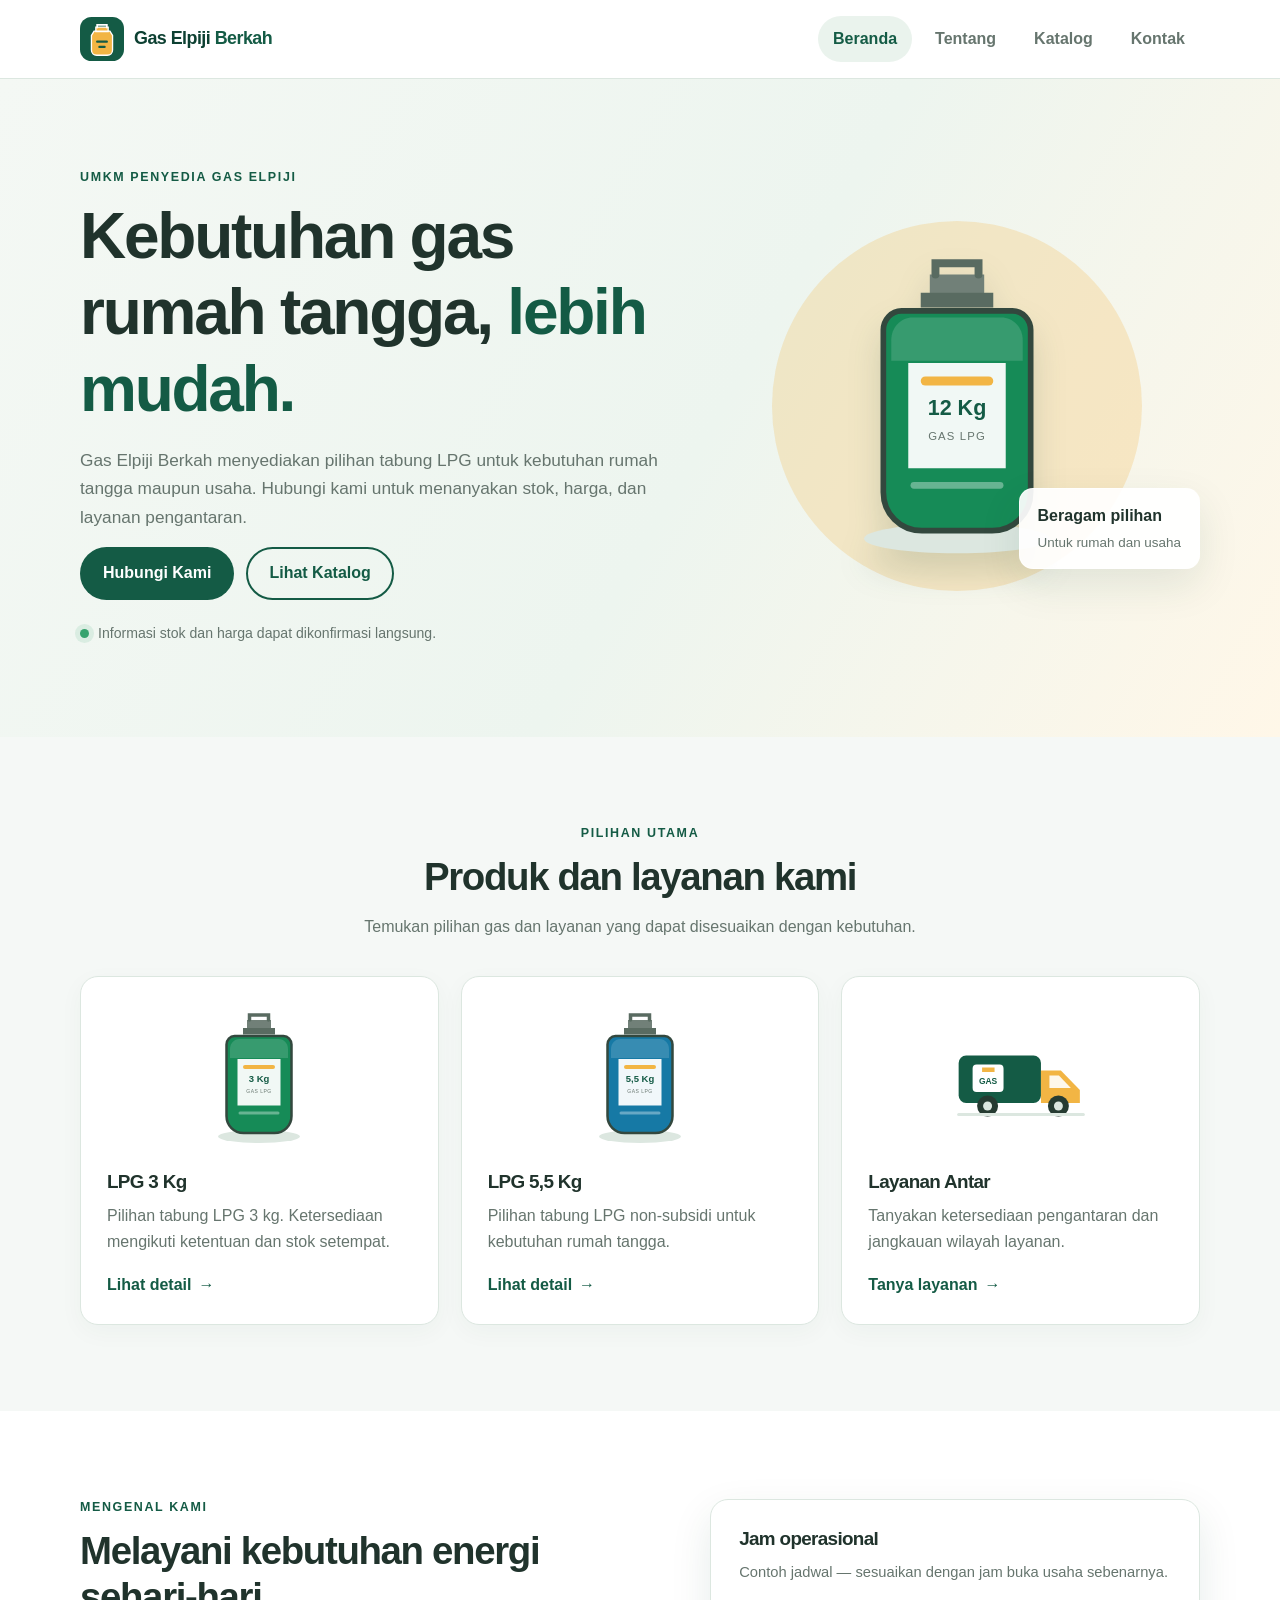
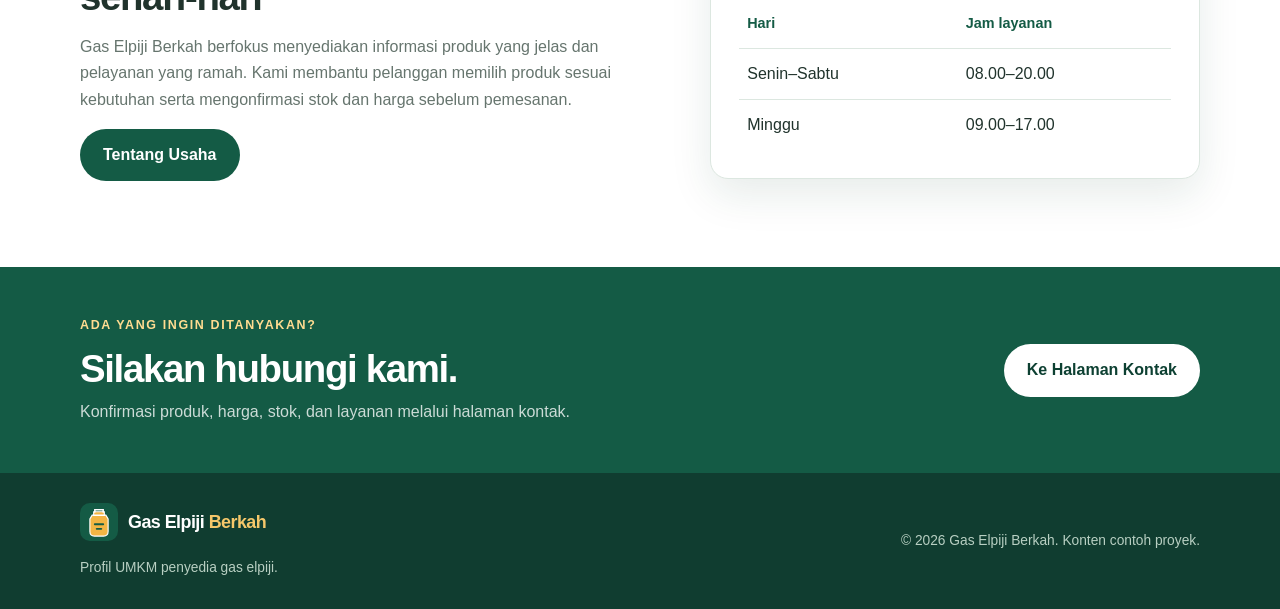
<file: gas-elpiji-berkah/index.html>
<!DOCTYPE html>
<html lang="id">
<head>
    <meta charset="UTF-8">
    <meta name="viewport" content="width=device-width, initial-scale=1.0">
    <meta name="description" content="Profil UMKM Gas Elpiji Berkah, penyedia kebutuhan gas LPG rumah tangga dan usaha.">
    <title>Beranda | Gas Elpiji Berkah</title>
    <link rel="icon" href="img/logo.svg" type="image/svg+xml">
    <link rel="stylesheet" href="css/style.css">
    <script src="js/script.js" defer></script>
</head>
<body>
    <header class="site-header">
        <div class="container header-inner">
            <a class="brand" href="index.html" aria-label="Gas Elpiji Berkah, beranda">
                <img src="img/logo.svg" alt="" width="44" height="44">
                <span>Gas Elpiji <strong>Berkah</strong></span>
            </a>
            <button class="nav-toggle" type="button" aria-label="Buka menu navigasi" aria-expanded="false" aria-controls="main-nav">
                <span></span><span></span><span></span>
            </button>
            <nav class="main-nav" id="main-nav" aria-label="Navigasi utama">
                <ul>
                    <li><a href="index.html" aria-current="page">Beranda</a></li>
                    <li><a href="tentang.html">Tentang</a></li>
                    <li><a href="katalog.html">Katalog</a></li>
                    <li><a href="kontak.html">Kontak</a></li>
                </ul>
            </nav>
        </div>
    </header>

    <main>
        <section class="hero">
            <div class="container hero-grid">
                <div class="hero-copy">
                    <p class="eyebrow">UMKM penyedia gas elpiji</p>
                    <h1>Kebutuhan gas rumah tangga, <span>lebih mudah.</span></h1>
                    <p class="hero-description">Gas Elpiji Berkah menyediakan pilihan tabung LPG untuk kebutuhan rumah tangga maupun usaha. Hubungi kami untuk menanyakan stok, harga, dan layanan pengantaran.</p>
                    <div class="button-group">
                        <a class="button button-primary" href="kontak.html">Hubungi Kami</a>
                        <a class="button button-outline" href="katalog.html">Lihat Katalog</a>
                    </div>
                    <p class="hero-note"><span class="status-dot"></span> Informasi stok dan harga dapat dikonfirmasi langsung.</p>
                </div>
                <div class="hero-art">
                    <div class="hero-art-circle"></div>
                    <img src="img/lpg-12kg.svg" alt="Ilustrasi tabung gas LPG ukuran 12 kilogram" width="340" height="390">
                    <div class="floating-note"><strong>Beragam pilihan</strong><span>Untuk rumah dan usaha</span></div>
                </div>
            </div>
        </section>

        <section class="section section-soft">
            <div class="container">
                <div class="section-heading">
                    <p class="eyebrow">Pilihan utama</p>
                    <h2>Produk dan layanan kami</h2>
                    <p>Temukan pilihan gas dan layanan yang dapat disesuaikan dengan kebutuhan.</p>
                </div>
                <div class="feature-grid">
                    <article class="feature-card">
                        <img src="img/lpg-3kg.svg" alt="Ilustrasi tabung LPG ukuran 3 kilogram" loading="lazy" width="160" height="170">
                        <h3>LPG 3 Kg</h3>
                        <p>Pilihan tabung LPG 3 kg. Ketersediaan mengikuti ketentuan dan stok setempat.</p>
                        <a class="text-link" href="katalog.html">Lihat detail <span aria-hidden="true">→</span></a>
                    </article>
                    <article class="feature-card">
                        <img src="img/lpg-55kg.svg" alt="Ilustrasi tabung LPG ukuran 5,5 kilogram" loading="lazy" width="160" height="170">
                        <h3>LPG 5,5 Kg</h3>
                        <p>Pilihan tabung LPG non-subsidi untuk kebutuhan rumah tangga.</p>
                        <a class="text-link" href="katalog.html">Lihat detail <span aria-hidden="true">→</span></a>
                    </article>
                    <article class="feature-card">
                        <img src="img/delivery.svg" alt="Ilustrasi layanan pengantaran tabung gas" loading="lazy" width="160" height="170">
                        <h3>Layanan Antar</h3>
                        <p>Tanyakan ketersediaan pengantaran dan jangkauan wilayah layanan.</p>
                        <a class="text-link" href="kontak.html">Tanya layanan <span aria-hidden="true">→</span></a>
                    </article>
                </div>
            </div>
        </section>

        <section class="section">
            <div class="container split-section">
                <div>
                    <p class="eyebrow">Mengenal kami</p>
                    <h2>Melayani kebutuhan energi sehari-hari</h2>
                    <p>Gas Elpiji Berkah berfokus menyediakan informasi produk yang jelas dan pelayanan yang ramah. Kami membantu pelanggan memilih produk sesuai kebutuhan serta mengonfirmasi stok dan harga sebelum pemesanan.</p>
                    <a class="button button-primary" href="tentang.html">Tentang Usaha</a>
                </div>
                <div class="info-panel">
                    <h3>Jam operasional</h3>
                    <p class="muted">Contoh jadwal — sesuaikan dengan jam buka usaha sebenarnya.</p>
                    <table class="hours-table">
                        <thead><tr><th scope="col">Hari</th><th scope="col">Jam layanan</th></tr></thead>
                        <tbody>
                            <tr><td>Senin–Sabtu</td><td>08.00–20.00</td></tr>
                            <tr><td>Minggu</td><td>09.00–17.00</td></tr>
                        </tbody>
                    </table>
                </div>
            </div>
        </section>

        <section class="cta-section">
            <div class="container cta-inner">
                <div><p class="eyebrow eyebrow-light">Ada yang ingin ditanyakan?</p><h2>Silakan hubungi kami.</h2><p>Konfirmasi produk, harga, stok, dan layanan melalui halaman kontak.</p></div>
                <a class="button button-light" href="kontak.html">Ke Halaman Kontak</a>
            </div>
        </section>
    </main>

    <footer class="site-footer">
        <div class="container footer-inner">
            <div><a class="brand brand-footer" href="index.html"><img src="img/logo.svg" alt="" width="38" height="38"><span>Gas Elpiji <strong>Berkah</strong></span></a><p>Profil UMKM penyedia gas elpiji.</p></div>
            <p class="copyright">&copy; <span class="current-year">2026</span> Gas Elpiji Berkah. Konten contoh proyek.</p>
        </div>
    </footer>
</body>
</html>
</file>
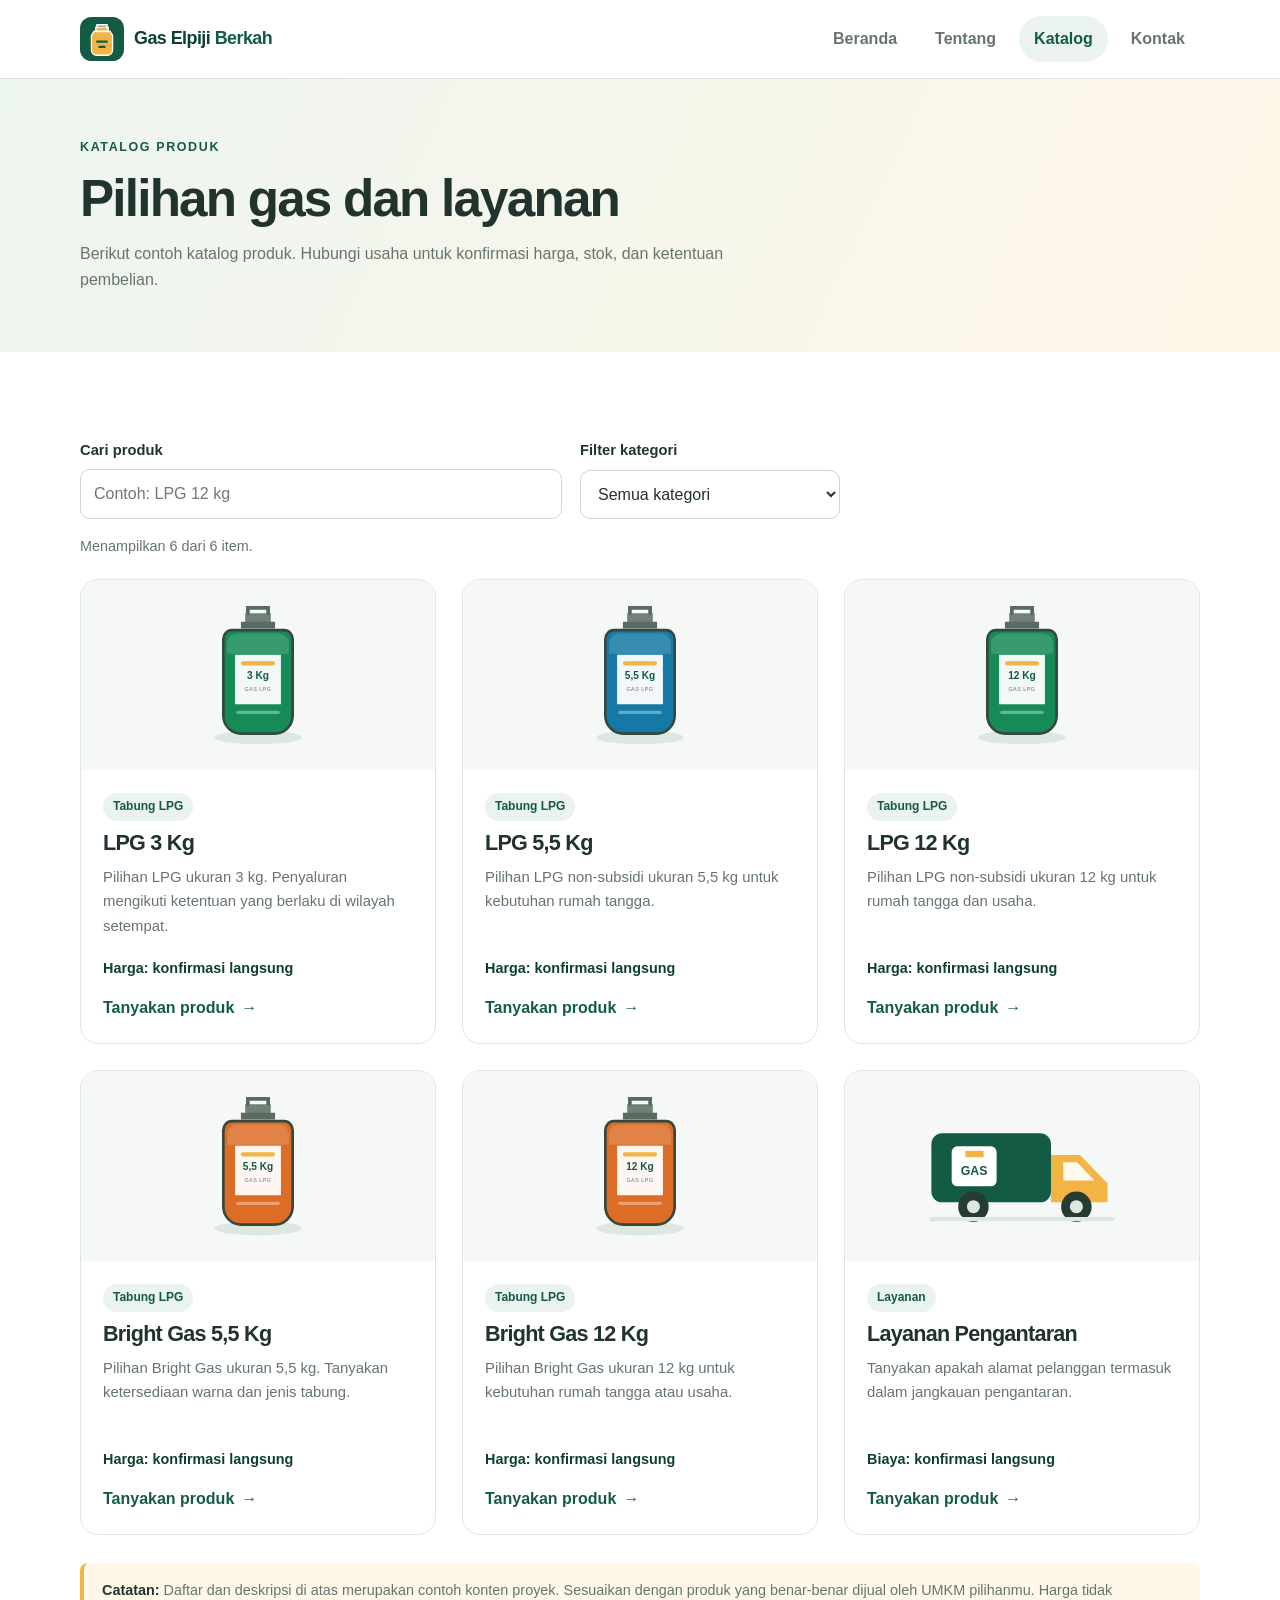
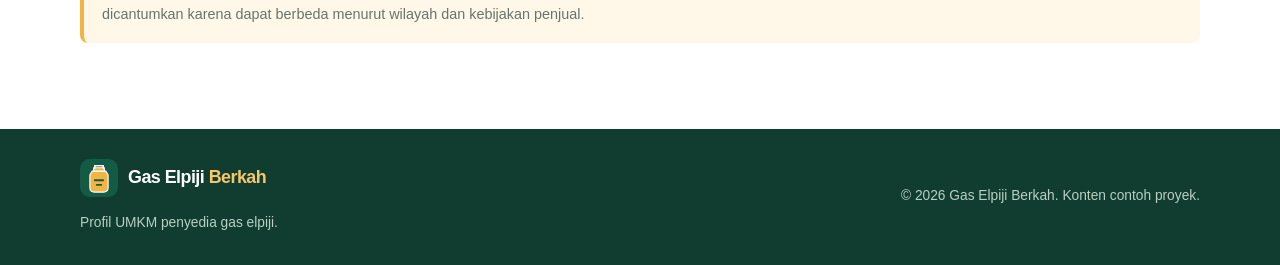
<file: gas-elpiji-berkah/katalog.html>
<!DOCTYPE html>
<html lang="id">
<head>
    <meta charset="UTF-8">
    <meta name="viewport" content="width=device-width, initial-scale=1.0">
    <meta name="description" content="Katalog pilihan produk LPG dan layanan Gas Elpiji Berkah.">
    <title>Katalog Produk | Gas Elpiji Berkah</title>
    <link rel="icon" href="img/logo.svg" type="image/svg+xml">
    <link rel="stylesheet" href="css/style.css">
    <script src="js/script.js" defer></script>
</head>
<body>
    <header class="site-header"><div class="container header-inner">
        <a class="brand" href="index.html" aria-label="Gas Elpiji Berkah, beranda"><img src="img/logo.svg" alt="" width="44" height="44"><span>Gas Elpiji <strong>Berkah</strong></span></a>
        <button class="nav-toggle" type="button" aria-label="Buka menu navigasi" aria-expanded="false" aria-controls="main-nav"><span></span><span></span><span></span></button>
        <nav class="main-nav" id="main-nav" aria-label="Navigasi utama"><ul><li><a href="index.html">Beranda</a></li><li><a href="tentang.html">Tentang</a></li><li><a href="katalog.html" aria-current="page">Katalog</a></li><li><a href="kontak.html">Kontak</a></li></ul></nav>
    </div></header>

    <main>
        <section class="page-hero"><div class="container"><p class="eyebrow">Katalog produk</p><h1>Pilihan gas dan layanan</h1><p>Berikut contoh katalog produk. Hubungi usaha untuk konfirmasi harga, stok, dan ketentuan pembelian.</p></div></section>
        <section class="section"><div class="container">
            <div class="catalog-tools">
                <div class="search-field"><label for="catalog-search">Cari produk</label><input id="catalog-search" type="search" placeholder="Contoh: LPG 12 kg" autocomplete="off"></div>
                <div class="filter-field"><label for="category-filter">Filter kategori</label><select id="category-filter"><option value="all">Semua kategori</option><option value="tabung">Tabung LPG</option><option value="layanan">Layanan</option></select></div>
            </div>
            <p class="catalog-count" id="catalog-count" aria-live="polite">Menampilkan 6 item.</p>
            <div class="product-grid" id="catalog-grid">
                <article class="product-card" data-name="LPG 3 Kg" data-category="tabung"><img src="img/lpg-3kg.svg" alt="Ilustrasi tabung LPG ukuran 3 kilogram" width="240" height="190"><div class="product-card-body"><span class="product-tag">Tabung LPG</span><h2>LPG 3 Kg</h2><p>Pilihan LPG ukuran 3 kg. Penyaluran mengikuti ketentuan yang berlaku di wilayah setempat.</p><p class="product-price">Harga: konfirmasi langsung</p><a class="text-link" href="kontak.html">Tanyakan produk <span aria-hidden="true">→</span></a></div></article>
                <article class="product-card" data-name="LPG 5,5 Kg" data-category="tabung"><img src="img/lpg-55kg.svg" alt="Ilustrasi tabung LPG ukuran 5,5 kilogram" width="240" height="190"><div class="product-card-body"><span class="product-tag">Tabung LPG</span><h2>LPG 5,5 Kg</h2><p>Pilihan LPG non-subsidi ukuran 5,5 kg untuk kebutuhan rumah tangga.</p><p class="product-price">Harga: konfirmasi langsung</p><a class="text-link" href="kontak.html">Tanyakan produk <span aria-hidden="true">→</span></a></div></article>
                <article class="product-card" data-name="LPG 12 Kg" data-category="tabung"><img src="img/lpg-12kg.svg" alt="Ilustrasi tabung LPG ukuran 12 kilogram" width="240" height="190"><div class="product-card-body"><span class="product-tag">Tabung LPG</span><h2>LPG 12 Kg</h2><p>Pilihan LPG non-subsidi ukuran 12 kg untuk rumah tangga dan usaha.</p><p class="product-price">Harga: konfirmasi langsung</p><a class="text-link" href="kontak.html">Tanyakan produk <span aria-hidden="true">→</span></a></div></article>
                <article class="product-card" data-name="Bright Gas 5,5 Kg" data-category="tabung"><img src="img/bright-55kg.svg" alt="Ilustrasi tabung Bright Gas ukuran 5,5 kilogram" width="240" height="190"><div class="product-card-body"><span class="product-tag">Tabung LPG</span><h2>Bright Gas 5,5 Kg</h2><p>Pilihan Bright Gas ukuran 5,5 kg. Tanyakan ketersediaan warna dan jenis tabung.</p><p class="product-price">Harga: konfirmasi langsung</p><a class="text-link" href="kontak.html">Tanyakan produk <span aria-hidden="true">→</span></a></div></article>
                <article class="product-card" data-name="Bright Gas 12 Kg" data-category="tabung"><img src="img/bright-12kg.svg" alt="Ilustrasi tabung Bright Gas ukuran 12 kilogram" width="240" height="190"><div class="product-card-body"><span class="product-tag">Tabung LPG</span><h2>Bright Gas 12 Kg</h2><p>Pilihan Bright Gas ukuran 12 kg untuk kebutuhan rumah tangga atau usaha.</p><p class="product-price">Harga: konfirmasi langsung</p><a class="text-link" href="kontak.html">Tanyakan produk <span aria-hidden="true">→</span></a></div></article>
                <article class="product-card" data-name="Layanan Pengantaran" data-category="layanan"><img src="img/delivery.svg" alt="Ilustrasi kendaraan layanan pengantaran tabung gas" width="240" height="190"><div class="product-card-body"><span class="product-tag">Layanan</span><h2>Layanan Pengantaran</h2><p>Tanyakan apakah alamat pelanggan termasuk dalam jangkauan pengantaran.</p><p class="product-price">Biaya: konfirmasi langsung</p><a class="text-link" href="kontak.html">Tanyakan layanan <span aria-hidden="true">→</span></a></div></article>
            </div>
            <div class="empty-state" id="empty-state" hidden><h2>Produk tidak ditemukan</h2><p>Coba gunakan kata pencarian atau kategori yang berbeda.</p></div>
            <p class="notice"><strong>Catatan:</strong> Daftar dan deskripsi di atas merupakan contoh konten proyek. Sesuaikan dengan produk yang benar-benar dijual oleh UMKM pilihanmu. Harga tidak dicantumkan karena dapat berbeda menurut wilayah dan kebijakan penjual.</p>
        </div></section>
    </main>

    <footer class="site-footer"><div class="container footer-inner"><div><a class="brand brand-footer" href="index.html"><img src="img/logo.svg" alt="" width="38" height="38"><span>Gas Elpiji <strong>Berkah</strong></span></a><p>Profil UMKM penyedia gas elpiji.</p></div><p class="copyright">&copy; <span class="current-year">2026</span> Gas Elpiji Berkah. Konten contoh proyek.</p></div></footer>
</body>
</html>
</file>
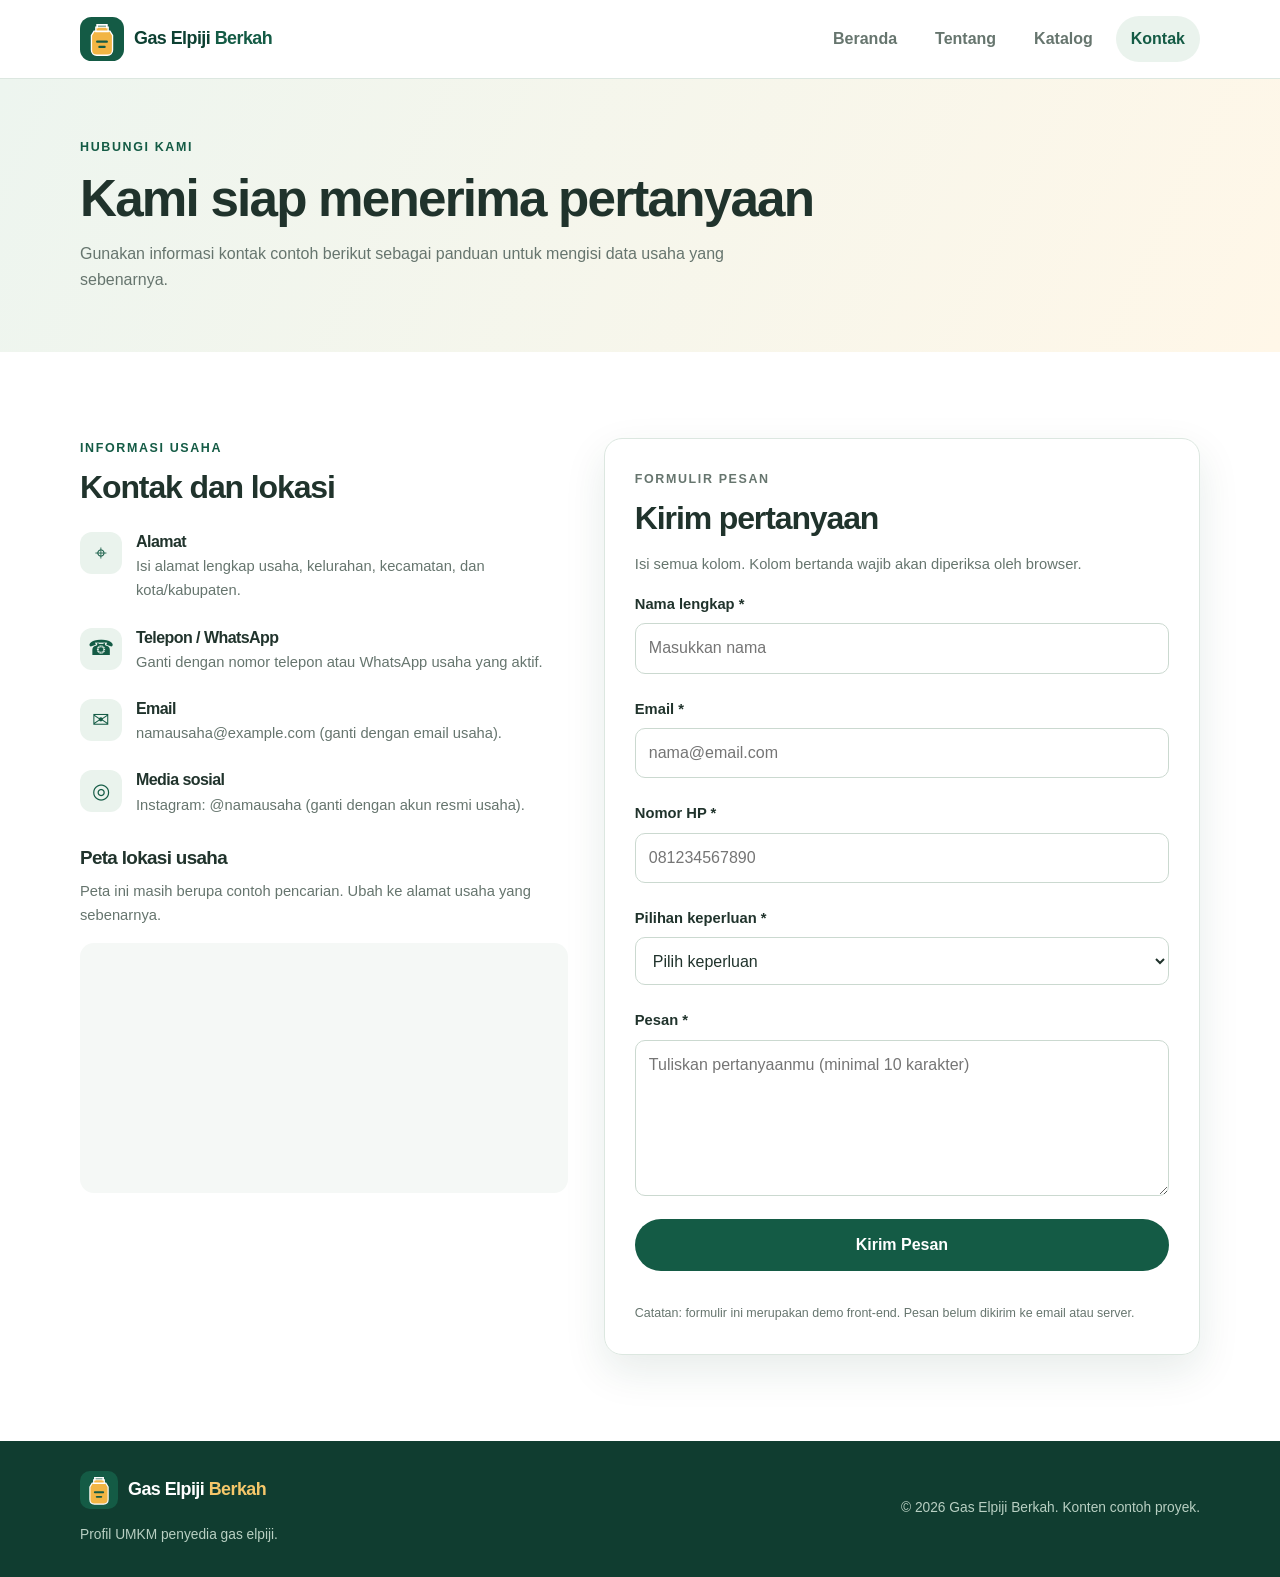
<file: gas-elpiji-berkah/kontak.html>
<!DOCTYPE html>
<html lang="id">
<head>
    <meta charset="UTF-8">
    <meta name="viewport" content="width=device-width, initial-scale=1.0">
    <meta name="description" content="Informasi alamat, media sosial, dan formulir kontak Gas Elpiji Berkah.">
    <title>Kontak | Gas Elpiji Berkah</title>
    <link rel="icon" href="img/logo.svg" type="image/svg+xml">
    <link rel="stylesheet" href="css/style.css">
    <script src="js/script.js" defer></script>
</head>
<body>
    <header class="site-header"><div class="container header-inner">
        <a class="brand" href="index.html" aria-label="Gas Elpiji Berkah, beranda"><img src="img/logo.svg" alt="" width="44" height="44"><span>Gas Elpiji <strong>Berkah</strong></span></a>
        <button class="nav-toggle" type="button" aria-label="Buka menu navigasi" aria-expanded="false" aria-controls="main-nav"><span></span><span></span><span></span></button>
        <nav class="main-nav" id="main-nav" aria-label="Navigasi utama"><ul><li><a href="index.html">Beranda</a></li><li><a href="tentang.html">Tentang</a></li><li><a href="katalog.html">Katalog</a></li><li><a href="kontak.html" aria-current="page">Kontak</a></li></ul></nav>
    </div></header>

    <main>
        <section class="page-hero"><div class="container"><p class="eyebrow">Hubungi kami</p><h1>Kami siap menerima pertanyaan</h1><p>Gunakan informasi kontak contoh berikut sebagai panduan untuk mengisi data usaha yang sebenarnya.</p></div></section>
        <section class="section"><div class="container contact-layout">
            <div class="contact-details"><p class="eyebrow">Informasi usaha</p><h2>Kontak dan lokasi</h2>
                <article class="contact-item"><span class="contact-icon" aria-hidden="true">⌖</span><div><h3>Alamat</h3><p>Isi alamat lengkap usaha, kelurahan, kecamatan, dan kota/kabupaten.</p></div></article>
                <article class="contact-item"><span class="contact-icon" aria-hidden="true">☎</span><div><h3>Telepon / WhatsApp</h3><p>Ganti dengan nomor telepon atau WhatsApp usaha yang aktif.</p></div></article>
                <article class="contact-item"><span class="contact-icon" aria-hidden="true">✉</span><div><h3>Email</h3><p>namausaha@example.com (ganti dengan email usaha).</p></div></article>
                <article class="contact-item"><span class="contact-icon" aria-hidden="true">◎</span><div><h3>Media sosial</h3><p>Instagram: @namausaha (ganti dengan akun resmi usaha).</p></div></article>
                <div class="map-panel"><h3>Peta lokasi usaha</h3><p class="muted">Peta ini masih berupa contoh pencarian. Ubah ke alamat usaha yang sebenarnya.</p>
                    <iframe title="Peta contoh lokasi usaha, silakan ganti dengan alamat UMKM" src="https://www.google.com/maps?q=lokasi%20usaha%20anda&output=embed" loading="lazy" referrerpolicy="no-referrer-when-downgrade" allowfullscreen></iframe>
                </div>
            </div>
            <section class="contact-form-panel" aria-labelledby="form-title"><p class="eyebrow">Formulir pesan</p><h2 id="form-title">Kirim pertanyaan</h2><p class="muted">Isi semua kolom. Kolom bertanda wajib akan diperiksa oleh browser.</p>
                <form id="contact-form" action="#" method="get" novalidate>
                    <div class="form-field"><label for="nama">Nama lengkap <span aria-hidden="true">*</span></label><input type="text" id="nama" name="nama" placeholder="Masukkan nama" required minlength="2" maxlength="60" aria-describedby="nama-error"><small class="field-error" id="nama-error"></small></div>
                    <div class="form-field"><label for="email">Email <span aria-hidden="true">*</span></label><input type="email" id="email" name="email" placeholder="nama@email.com" required maxlength="100" aria-describedby="email-error"><small class="field-error" id="email-error"></small></div>
                    <div class="form-field"><label for="telepon">Nomor HP <span aria-hidden="true">*</span></label><input type="tel" id="telepon" name="telepon" placeholder="081234567890" pattern="[0-9]{10,13}" title="Masukkan 10 sampai 13 digit angka tanpa spasi" required aria-describedby="telepon-error"><small class="field-error" id="telepon-error"></small></div>
                    <div class="form-field"><label for="keperluan">Pilihan keperluan <span aria-hidden="true">*</span></label><select id="keperluan" name="keperluan" required aria-describedby="keperluan-error"><option value="">Pilih keperluan</option><option value="informasi-produk">Informasi produk</option><option value="cek-stok-harga">Cek stok dan harga</option><option value="pengantaran">Layanan pengantaran</option><option value="lainnya">Lainnya</option></select><small class="field-error" id="keperluan-error"></small></div>
                    <div class="form-field"><label for="pesan">Pesan <span aria-hidden="true">*</span></label><textarea id="pesan" name="pesan" rows="5" placeholder="Tuliskan pertanyaanmu (minimal 10 karakter)" required minlength="10" maxlength="500" aria-describedby="pesan-error"></textarea><small class="field-error" id="pesan-error"></small></div>
                    <button class="button button-primary form-submit" type="submit">Kirim Pesan</button>
                    <p class="form-feedback" id="form-feedback" role="status" aria-live="polite"></p>
                    <p class="form-disclaimer">Catatan: formulir ini merupakan demo front-end. Pesan belum dikirim ke email atau server.</p>
                </form>
            </section>
        </div></section>
    </main>

    <footer class="site-footer"><div class="container footer-inner"><div><a class="brand brand-footer" href="index.html"><img src="img/logo.svg" alt="" width="38" height="38"><span>Gas Elpiji <strong>Berkah</strong></span></a><p>Profil UMKM penyedia gas elpiji.</p></div><p class="copyright">&copy; <span class="current-year">2026</span> Gas Elpiji Berkah. Konten contoh proyek.</p></div></footer>
</body>
</html>
</file>
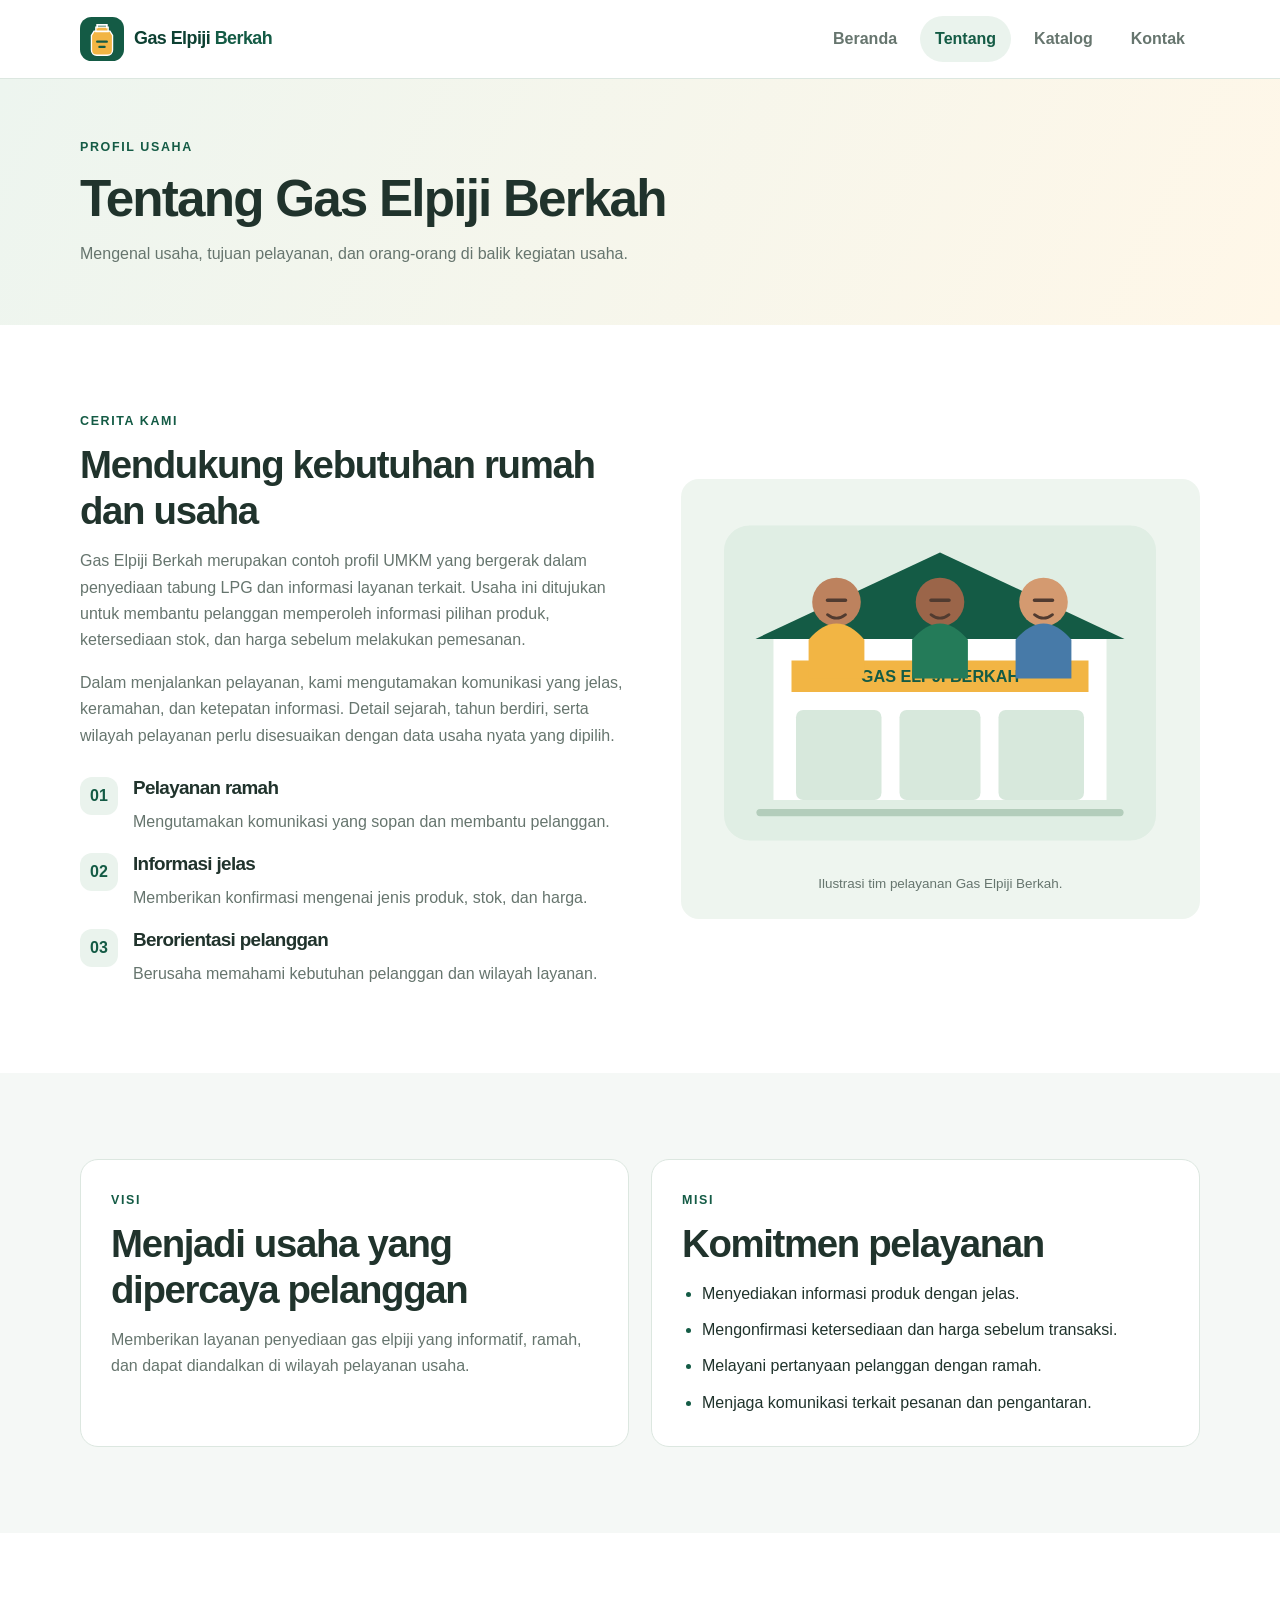
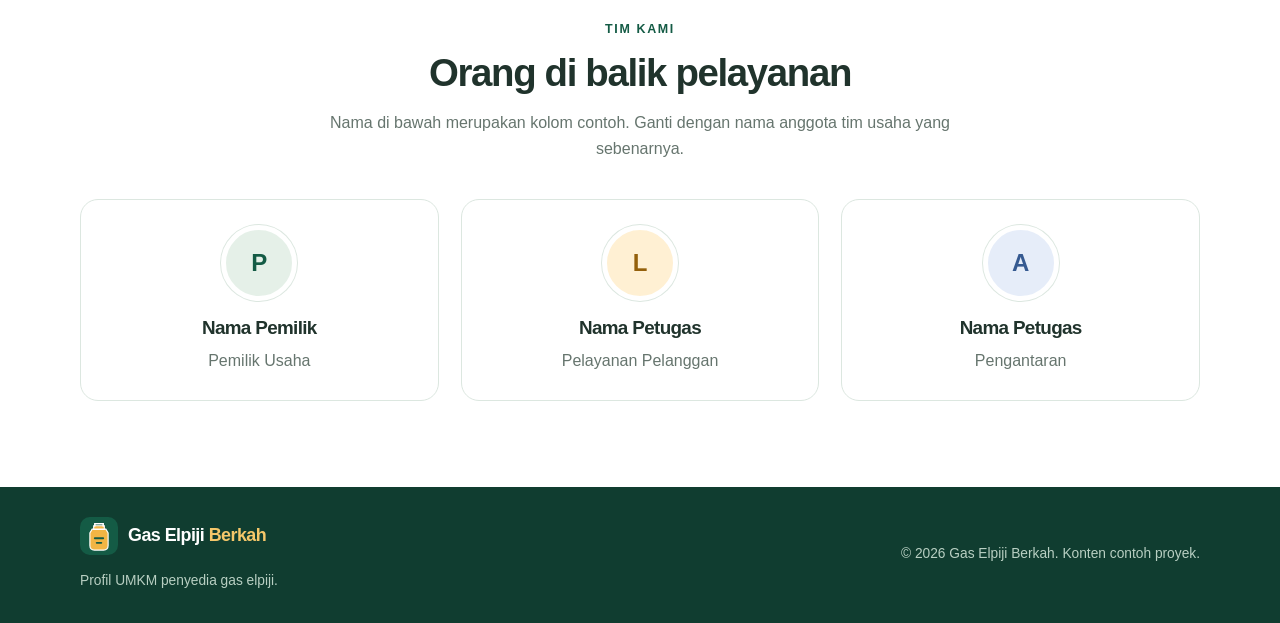
<file: gas-elpiji-berkah/tentang.html>
<!DOCTYPE html>
<html lang="id">
<head>
    <meta charset="UTF-8">
    <meta name="viewport" content="width=device-width, initial-scale=1.0">
    <meta name="description" content="Profil, visi, misi, dan tim UMKM Gas Elpiji Berkah.">
    <title>Tentang Kami | Gas Elpiji Berkah</title>
    <link rel="icon" href="img/logo.svg" type="image/svg+xml">
    <link rel="stylesheet" href="css/style.css">
    <script src="js/script.js" defer></script>
</head>
<body>
    <header class="site-header">
        <div class="container header-inner">
            <a class="brand" href="index.html" aria-label="Gas Elpiji Berkah, beranda"><img src="img/logo.svg" alt="" width="44" height="44"><span>Gas Elpiji <strong>Berkah</strong></span></a>
            <button class="nav-toggle" type="button" aria-label="Buka menu navigasi" aria-expanded="false" aria-controls="main-nav"><span></span><span></span><span></span></button>
            <nav class="main-nav" id="main-nav" aria-label="Navigasi utama"><ul>
                <li><a href="index.html">Beranda</a></li><li><a href="tentang.html" aria-current="page">Tentang</a></li><li><a href="katalog.html">Katalog</a></li><li><a href="kontak.html">Kontak</a></li>
            </ul></nav>
        </div>
    </header>

    <main>
        <section class="page-hero"><div class="container"><p class="eyebrow">Profil usaha</p><h1>Tentang Gas Elpiji Berkah</h1><p>Mengenal usaha, tujuan pelayanan, dan orang-orang di balik kegiatan usaha.</p></div></section>
        <section class="section"><div class="container about-grid">
            <div class="about-copy"><p class="eyebrow">Cerita kami</p><h2>Mendukung kebutuhan rumah dan usaha</h2>
                <p>Gas Elpiji Berkah merupakan contoh profil UMKM yang bergerak dalam penyediaan tabung LPG dan informasi layanan terkait. Usaha ini ditujukan untuk membantu pelanggan memperoleh informasi pilihan produk, ketersediaan stok, dan harga sebelum melakukan pemesanan.</p>
                <p>Dalam menjalankan pelayanan, kami mengutamakan komunikasi yang jelas, keramahan, dan ketepatan informasi. Detail sejarah, tahun berdiri, serta wilayah pelayanan perlu disesuaikan dengan data usaha nyata yang dipilih.</p>
                <div class="value-list"><article><span class="value-number">01</span><div><h3>Pelayanan ramah</h3><p>Mengutamakan komunikasi yang sopan dan membantu pelanggan.</p></div></article><article><span class="value-number">02</span><div><h3>Informasi jelas</h3><p>Memberikan konfirmasi mengenai jenis produk, stok, dan harga.</p></div></article><article><span class="value-number">03</span><div><h3>Berorientasi pelanggan</h3><p>Berusaha memahami kebutuhan pelanggan dan wilayah layanan.</p></div></article></div>
            </div>
            <figure class="team-figure"><img src="img/tim-usaha.svg" alt="Ilustrasi tiga anggota tim UMKM sedang melayani pelanggan" width="520" height="400" loading="lazy"><figcaption>Ilustrasi tim pelayanan Gas Elpiji Berkah.</figcaption></figure>
        </div></section>
        <section class="section section-soft"><div class="container vision-grid">
            <article class="vision-card"><p class="eyebrow">Visi</p><h2>Menjadi usaha yang dipercaya pelanggan</h2><p>Memberikan layanan penyediaan gas elpiji yang informatif, ramah, dan dapat diandalkan di wilayah pelayanan usaha.</p></article>
            <article class="vision-card"><p class="eyebrow">Misi</p><h2>Komitmen pelayanan</h2><ul class="check-list"><li>Menyediakan informasi produk dengan jelas.</li><li>Mengonfirmasi ketersediaan dan harga sebelum transaksi.</li><li>Melayani pertanyaan pelanggan dengan ramah.</li><li>Menjaga komunikasi terkait pesanan dan pengantaran.</li></ul></article>
        </div></section>
        <section class="section"><div class="container"><div class="section-heading"><p class="eyebrow">Tim kami</p><h2>Orang di balik pelayanan</h2><p>Nama di bawah merupakan kolom contoh. Ganti dengan nama anggota tim usaha yang sebenarnya.</p></div>
            <div class="team-grid"><article class="team-card"><div class="avatar avatar-one" aria-hidden="true">P</div><h3>Nama Pemilik</h3><p>Pemilik Usaha</p></article><article class="team-card"><div class="avatar avatar-two" aria-hidden="true">L</div><h3>Nama Petugas</h3><p>Pelayanan Pelanggan</p></article><article class="team-card"><div class="avatar avatar-three" aria-hidden="true">A</div><h3>Nama Petugas</h3><p>Pengantaran</p></article></div>
        </div></section>
    </main>

    <footer class="site-footer"><div class="container footer-inner"><div><a class="brand brand-footer" href="index.html"><img src="img/logo.svg" alt="" width="38" height="38"><span>Gas Elpiji <strong>Berkah</strong></span></a><p>Profil UMKM penyedia gas elpiji.</p></div><p class="copyright">&copy; <span class="current-year">2026</span> Gas Elpiji Berkah. Konten contoh proyek.</p></div></footer>
</body>
</html>
</file>
<file: gas-elpiji-berkah/css/style.css>
/* =====================================================
   GAS ELPJI BERKAH - CSS utama
   Semua aturan tampilan disimpan dalam file eksternal.
   ===================================================== */

:root {
    --warna-utama: #145b45;
    --warna-utama-gelap: #0d4032;
    --warna-aksen: #f2b544;
    --warna-latar: #f5f8f6;
    --warna-teks: #20332c;
    --warna-redup: #66756e;
    --warna-putih: #ffffff;
    --warna-garis: #dce7e0;
    --bayangan: 0 16px 42px rgba(20, 65, 48, 0.10);
    --radius-kartu: 18px;
    --lebar-konten: 1120px;
}

* { box-sizing: border-box; }
html { scroll-behavior: smooth; }
body {
    margin: 0;
    color: var(--warna-teks);
    background: var(--warna-putih);
    font-family: Arial, Helvetica, sans-serif;
    font-size: 16px;
    line-height: 1.65;
}
img { display: block; max-width: 100%; }
a { color: inherit; }
button, input, select, textarea { font: inherit; }
.container { width: min(var(--lebar-konten), calc(100% - 40px)); margin-inline: auto; }

/* Header dan navigasi */
.site-header {
    position: relative;
    z-index: 5;
    background: var(--warna-putih);
    border-bottom: 1px solid var(--warna-garis);
}
.header-inner { min-height: 78px; display: flex; align-items: center; justify-content: space-between; gap: 24px; }
.brand { display: inline-flex; align-items: center; gap: 10px; color: var(--warna-utama-gelap); text-decoration: none; font-size: 1.12rem; font-weight: 700; letter-spacing: -0.03em; }
.brand img { width: 44px; height: 44px; }
.brand strong { color: var(--warna-utama); }
.main-nav ul { display: flex; align-items: center; gap: 8px; margin: 0; padding: 0; list-style: none; }
.main-nav a { display: block; padding: 10px 15px; border-radius: 999px; color: var(--warna-redup); text-decoration: none; font-weight: 700; transition: color .2s ease, background-color .2s ease; }
.main-nav a:hover, .main-nav a[aria-current="page"] { color: var(--warna-utama); background: #eaf3ed; }
.nav-toggle { display: none; width: 44px; height: 42px; padding: 10px; border: 1px solid var(--warna-garis); border-radius: 10px; background: var(--warna-putih); cursor: pointer; }
.nav-toggle span { display: block; width: 21px; height: 2px; margin: 4px auto; border-radius: 3px; background: var(--warna-utama); }

/* Elemen umum */
.eyebrow { margin: 0 0 10px; color: var(--warna-utama); font-size: .78rem; font-weight: 800; letter-spacing: .13em; text-transform: uppercase; }
h1, h2, h3, p { margin-top: 0; }
h1, h2, h3 { line-height: 1.2; letter-spacing: -.035em; }
h1 { margin-bottom: 18px; font-size: clamp(2.5rem, 5vw, 4.3rem); }
h2 { margin-bottom: 14px; font-size: clamp(1.8rem, 3vw, 2.6rem); }
h3 { margin-bottom: 9px; font-size: 1.18rem; }
p { margin-bottom: 16px; }
.muted { color: var(--warna-redup); font-size: .92rem; }
.button { display: inline-flex; min-height: 48px; align-items: center; justify-content: center; padding: 11px 21px; border: 2px solid transparent; border-radius: 999px; text-align: center; text-decoration: none; font-weight: 700; cursor: pointer; transition: transform .2s ease, background-color .2s ease, box-shadow .2s ease; }
.button:hover { transform: translateY(-3px); box-shadow: 0 9px 20px rgba(15, 63, 46, .15); }
.button-primary { color: var(--warna-putih); background: var(--warna-utama); }
.button-primary:hover { background: var(--warna-utama-gelap); }
.button-outline { color: var(--warna-utama); border-color: var(--warna-utama); background: transparent; }
.button-outline:hover { background: #eaf3ed; }
.button-light { color: var(--warna-utama-gelap); background: var(--warna-putih); }
.button-light:hover { background: #fff5df; }
.button-group { display: flex; flex-wrap: wrap; gap: 12px; }
.text-link { display: inline-flex; align-items: center; gap: 7px; color: var(--warna-utama); font-weight: 800; text-decoration: none; }
.text-link:hover { text-decoration: underline; }

/* Beranda */
.hero { overflow: hidden; padding: 76px 0 82px; background: linear-gradient(120deg, #f4f8f4 0%, #edf5ef 55%, #fff7e8 100%); }
.hero-grid { display: grid; grid-template-columns: 1.1fr .9fr; align-items: center; gap: 40px; }
.hero-copy h1 span { color: var(--warna-utama); }
.hero-description { max-width: 600px; color: var(--warna-redup); font-size: 1.08rem; }
.hero-note { display: flex; align-items: center; gap: 9px; margin: 22px 0 0; color: var(--warna-redup); font-size: .88rem; }
.status-dot { width: 9px; height: 9px; border-radius: 50%; background: #36a36e; box-shadow: 0 0 0 5px rgba(54, 163, 110, .12); }
.hero-art { position: relative; display: grid; min-height: 390px; place-items: center; }
.hero-art img { position: relative; z-index: 1; width: min(80%, 340px); max-height: 390px; object-fit: contain; filter: drop-shadow(0 20px 16px rgba(20, 65, 48, .15)); animation: naik-turun 4s ease-in-out infinite; }
.hero-art-circle { position: absolute; width: min(88%, 370px); aspect-ratio: 1; border-radius: 50%; background: rgba(242, 181, 68, .24); }
.floating-note { position: absolute; right: 0; bottom: 32px; z-index: 2; display: grid; gap: 2px; padding: 14px 18px; border: 1px solid rgba(255,255,255,.7); border-radius: 14px; background: rgba(255,255,255,.92); box-shadow: var(--bayangan); }
.floating-note span { color: var(--warna-redup); font-size: .84rem; }
@keyframes naik-turun { 0%, 100% { transform: translateY(0); } 50% { transform: translateY(-10px); } }
.section { padding: 76px 0; }
.section-soft { background: var(--warna-latar); }
.section-heading { max-width: 650px; margin: 0 auto 36px; text-align: center; }
.section-heading > p:last-child { color: var(--warna-redup); }
.feature-grid { display: grid; grid-template-columns: repeat(3, 1fr); gap: 22px; }
.feature-card { padding: 26px; border: 1px solid var(--warna-garis); border-radius: var(--radius-kartu); background: var(--warna-putih); box-shadow: 0 7px 24px rgba(20,65,48,.04); transition: transform .25s ease, box-shadow .25s ease; }
.feature-card:hover { transform: translateY(-6px); box-shadow: var(--bayangan); }
.feature-card img { width: 150px; height: 150px; margin: 0 auto 18px; object-fit: contain; }
.feature-card p { color: var(--warna-redup); }
.split-section { display: grid; grid-template-columns: 1fr .85fr; align-items: center; gap: 54px; }
.split-section > div:first-child > p:not(.eyebrow) { color: var(--warna-redup); }
.info-panel { padding: 28px; border: 1px solid var(--warna-garis); border-radius: var(--radius-kartu); background: var(--warna-putih); box-shadow: var(--bayangan); }
.hours-table { width: 100%; border-collapse: collapse; text-align: left; }
.hours-table th, .hours-table td { padding: 12px 8px; border-bottom: 1px solid var(--warna-garis); }
.hours-table th { color: var(--warna-utama); font-size: .9rem; }
.hours-table tr:last-child td { border-bottom: 0; }
.cta-section { padding: 48px 0; color: var(--warna-putih); background: var(--warna-utama); }
.cta-inner { display: flex; align-items: center; justify-content: space-between; gap: 30px; }
.cta-inner h2 { margin-bottom: 7px; }
.cta-inner p:last-child { margin-bottom: 0; color: rgba(255,255,255,.78); }
.eyebrow-light { color: #ffdc91; }

/* Hero halaman dalam */
.page-hero { padding: 58px 0; background: linear-gradient(115deg, #edf5ef, #fff7e8); }
.page-hero h1 { max-width: 800px; margin-bottom: 12px; font-size: clamp(2.25rem, 4vw, 3.5rem); }
.page-hero p:last-child { max-width: 700px; margin-bottom: 0; color: var(--warna-redup); }

/* Tentang */
.about-grid { display: grid; grid-template-columns: 1fr .95fr; align-items: center; gap: 54px; }
.about-copy > p:not(.eyebrow) { color: var(--warna-redup); }
.team-figure { margin: 0; padding: 24px; border-radius: var(--radius-kartu); background: #eef5ef; }
.team-figure img { width: 100%; max-height: 360px; object-fit: contain; }
.team-figure figcaption { margin-top: 10px; color: var(--warna-redup); font-size: .84rem; text-align: center; }
.value-list { display: grid; gap: 18px; margin-top: 28px; }
.value-list article { display: flex; align-items: flex-start; gap: 15px; }
.value-list article p { margin-bottom: 0; color: var(--warna-redup); }
.value-number { display: grid; width: 38px; height: 38px; flex: 0 0 38px; place-items: center; border-radius: 12px; color: var(--warna-utama); background: #eaf3ed; font-weight: 800; }
.vision-grid { display: grid; grid-template-columns: 1fr 1fr; gap: 22px; }
.vision-card { padding: 30px; border: 1px solid var(--warna-garis); border-radius: var(--radius-kartu); background: var(--warna-putih); }
.vision-card p:last-child { margin-bottom: 0; color: var(--warna-redup); }
.check-list { display: grid; gap: 10px; margin: 0; padding-left: 20px; }
.check-list li::marker { color: var(--warna-utama); }
.team-grid { display: grid; grid-template-columns: repeat(3, 1fr); gap: 22px; }
.team-card { padding: 25px; border: 1px solid var(--warna-garis); border-radius: var(--radius-kartu); text-align: center; transition: transform .2s ease, box-shadow .2s ease; }
.team-card:hover { transform: translateY(-4px); box-shadow: var(--bayangan); }
.team-card p { margin-bottom: 0; color: var(--warna-redup); }
.avatar { display: grid; width: 76px; height: 76px; margin: 0 auto 16px; place-items: center; border: 5px solid #fff; border-radius: 50%; color: var(--warna-utama); background: #e5f0e8; font-size: 1.5rem; font-weight: 800; box-shadow: 0 0 0 1px var(--warna-garis); }
.avatar-two { background: #fff0d3; color: #94600b; }
.avatar-three { background: #e6edf9; color: #365a91; }

/* Katalog */
.catalog-tools { display: grid; grid-template-columns: 1fr 260px; gap: 18px; max-width: 760px; margin-bottom: 16px; }
.search-field, .filter-field, .form-field { display: grid; gap: 7px; }
.catalog-tools label, .form-field label { color: var(--warna-teks); font-size: .92rem; font-weight: 700; }
.catalog-tools input, .catalog-tools select, .form-field input, .form-field select, .form-field textarea { width: 100%; min-height: 48px; padding: 11px 13px; border: 1px solid #cbd9d0; border-radius: 10px; outline: none; color: var(--warna-teks); background: var(--warna-putih); }
.catalog-tools input:focus, .catalog-tools select:focus, .form-field input:focus, .form-field select:focus, .form-field textarea:focus { border-color: var(--warna-utama); box-shadow: 0 0 0 3px rgba(20,91,69,.12); }
.catalog-count { margin-bottom: 20px; color: var(--warna-redup); font-size: .9rem; }
.product-grid { display: grid; grid-template-columns: repeat(3, 1fr); gap: 22px; }
.product-card { overflow: hidden; border: 1px solid var(--warna-garis); border-radius: var(--radius-kartu); background: var(--warna-putih); transition: transform .25s ease, box-shadow .25s ease; }
.product-card:hover { transform: translateY(-5px); box-shadow: var(--bayangan); }
.product-card > img { width: 100%; height: 190px; padding: 15px; object-fit: contain; background: #f5f8f6; }
.product-card-body { padding: 22px; }
.product-card-body h2 { margin: 9px 0; font-size: 1.35rem; }
.product-card-body > p:not(.product-price) { min-height: 76px; color: var(--warna-redup); font-size: .93rem; }
.product-tag { display: inline-block; padding: 4px 10px; border-radius: 999px; color: var(--warna-utama); background: #eaf3ed; font-size: .75rem; font-weight: 800; }
.product-price { margin: 0 0 14px; color: var(--warna-utama-gelap); font-size: .9rem; font-weight: 800; }
.empty-state { margin-top: 22px; padding: 30px; border: 1px dashed var(--warna-garis); border-radius: var(--radius-kartu); text-align: center; }
.empty-state p { margin-bottom: 0; color: var(--warna-redup); }
.notice { margin: 28px 0 0; padding: 16px 18px; border-left: 4px solid var(--warna-aksen); border-radius: 8px; color: var(--warna-redup); background: #fff8e9; font-size: .9rem; }
.notice strong { color: var(--warna-teks); }

/* Kontak dan formulir */
.contact-layout { display: grid; grid-template-columns: .9fr 1.1fr; align-items: start; gap: 36px; }
.contact-details h2, .contact-form-panel h2 { font-size: 2rem; }
.contact-item { display: flex; align-items: flex-start; gap: 14px; margin: 25px 0; }
.contact-icon { display: grid; width: 42px; height: 42px; flex: 0 0 42px; place-items: center; border-radius: 12px; color: var(--warna-utama); background: #eaf3ed; font-size: 1.3rem; }
.contact-item h3 { margin-bottom: 3px; font-size: 1rem; }
.contact-item p { margin-bottom: 0; color: var(--warna-redup); font-size: .92rem; }
.map-panel { margin-top: 30px; }
.map-panel iframe { display: block; width: 100%; height: 250px; border: 0; border-radius: 14px; background: var(--warna-latar); }
.contact-form-panel { padding: 30px; border: 1px solid var(--warna-garis); border-radius: var(--radius-kartu); box-shadow: var(--bayangan); }
.contact-form-panel > p { color: var(--warna-redup); }
#contact-form { display: grid; gap: 16px; }
.form-field textarea { min-height: 130px; resize: vertical; }
.form-field input:invalid:not(:placeholder-shown), .form-field textarea:invalid:not(:placeholder-shown) { border-color: #c44b43; }
.field-error { min-height: 0; color: #b33630; font-size: .8rem; }
.form-submit { width: 100%; }
.form-feedback { min-height: 0; margin: 0; font-weight: 700; }
.form-feedback.success { color: var(--warna-utama); }
.form-feedback.error { color: #b33630; }
.form-disclaimer { margin: 0; color: var(--warna-redup); font-size: .78rem; }

/* Footer */
.site-footer { padding: 30px 0; color: #dce9e1; background: #103d30; }
.footer-inner { display: flex; align-items: center; justify-content: space-between; gap: 25px; }
.brand-footer { color: var(--warna-putih); }
.brand-footer strong { color: #f5c76a; }
.brand-footer img { width: 38px; height: 38px; }
.site-footer p { margin: 7px 0 0; color: #b8cfc2; font-size: .86rem; }
.site-footer .copyright { margin: 0; text-align: right; }

/* Responsif tablet */
@media (max-width: 800px) {
    .hero-grid, .about-grid, .contact-layout { grid-template-columns: 1fr; }
    .hero-copy { max-width: 700px; }
    .hero-art { min-height: 320px; }
    .hero-art img { max-height: 320px; }
    .split-section { grid-template-columns: 1fr; gap: 30px; }
    .product-grid { grid-template-columns: repeat(2, 1fr); }
    .contact-details { display: grid; grid-template-columns: 1fr 1fr; column-gap: 24px; }
    .contact-details > .eyebrow, .contact-details > h2, .map-panel { grid-column: 1 / -1; }
}

/* Responsif HP: menu vertikal di bawah logo dan katalog satu kolom */
@media (max-width: 600px) {
    .container { width: min(var(--lebar-konten), calc(100% - 30px)); }
    .header-inner { min-height: 70px; flex-wrap: wrap; gap: 8px; padding: 12px 0; }
    .brand { font-size: 1rem; }
    .brand img { width: 39px; height: 39px; }
    .nav-toggle { display: block; }
    .main-nav { display: none; width: 100%; order: 3; }
    .main-nav.is-open { display: block; }
    .main-nav ul { flex-direction: column; align-items: stretch; gap: 3px; padding: 8px 0 2px; }
    .main-nav a { padding: 10px 13px; border-radius: 9px; }
    .hero { padding: 50px 0 54px; }
    .hero-grid { gap: 20px; }
    .hero-art { min-height: 275px; }
    .hero-art img { width: 68%; max-height: 270px; }
    .hero-art-circle { width: 270px; max-width: 85%; }
    .floating-note { right: 0; bottom: 12px; padding: 10px 13px; font-size: .85rem; }
    .section { padding: 54px 0; }
    .feature-grid, .product-grid, .team-grid, .vision-grid { grid-template-columns: 1fr; }
    .feature-card { padding: 22px; }
    .feature-card img { height: 130px; }
    .catalog-tools { grid-template-columns: 1fr; }
    .contact-details { display: block; }
    .contact-form-panel { padding: 22px; }
    .page-hero { padding: 44px 0; }
    .cta-inner, .footer-inner { align-items: flex-start; flex-direction: column; }
    .site-footer .copyright { text-align: left; }
    .cta-section { padding: 38px 0; }
    .team-figure { padding: 14px; }
}

/* Desktop lebar */
@media (min-width: 992px) {
    .hero { padding-top: 88px; padding-bottom: 92px; }
    .section { padding-top: 86px; padding-bottom: 86px; }
    .product-grid { gap: 26px; }
}
</file>
